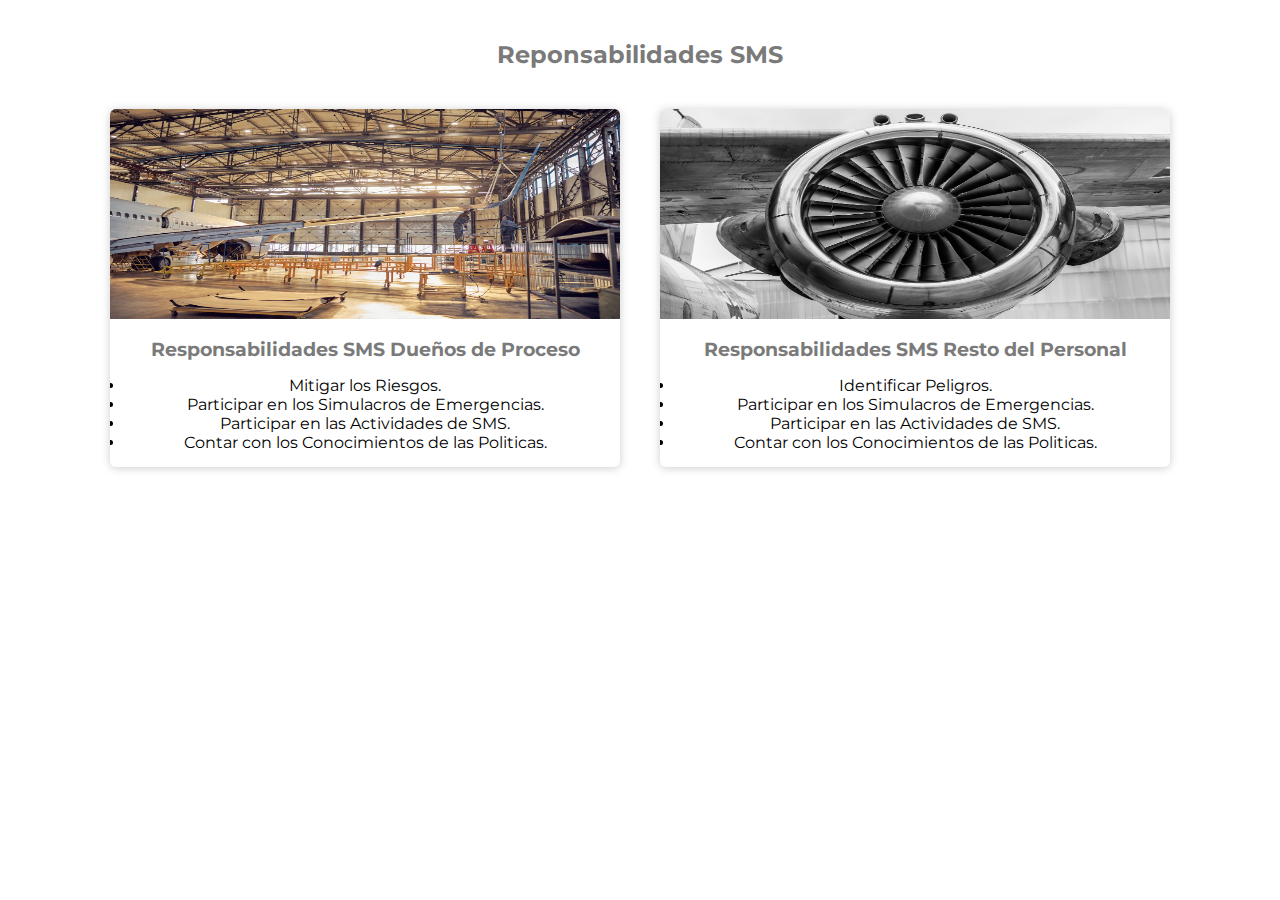
<file: index3.html>
<!doctype html>
<html lang="es">
  <head>
    <meta charset="UTF-8" />
    <meta
      name="viewport"
      content="width=device-width, user-scalable=no, initial-scale=1.0, maximum-scale=1.0, minimum-scale=1.0"
    />
    <title>Cards - Tarjetas con efecto Hover</title>
    <link rel="stylesheet" href="estilos.css" />
  </head>
  <body>
    <!--   Tarjetas-->
    <div class="title-cards">
      <h2>Reponsabilidades SMS</h2>
    </div>
    <div class="container-card">
      <div class="card">
        <figure>
            <img
              src="img3/hangar.avif"
            />
          </figure>
        <div class="contenido-card">
          <h3>Responsabilidades SMS Dueños de Proceso</h3>
          <li>Mitigar los Riesgos.</li>
          <li>Participar en los Simulacros de Emergencias.</li>
          <li>Participar en las Actividades de SMS.</li>
          <li>Contar con los Conocimientos de las Politicas.</li>
        </div>
      </div>
      
      <div class="card">
        <figure>
          <img
            src="img3/aircraft.jpg"
          />
        </figure>
        <div class="contenido-card">
          <h3>Responsabilidades SMS Resto del Personal</h3>
          <li>Identificar Peligros.</li>
          <li>Participar en los Simulacros de Emergencias.</li>
          <li>Participar en las Actividades de SMS.</li>
          <li>Contar con los Conocimientos de las Politicas.</li>
        </div>
      </div>
    </div>
    <!--Fin   Tarjetas-->
  </body>
</html>
</file>
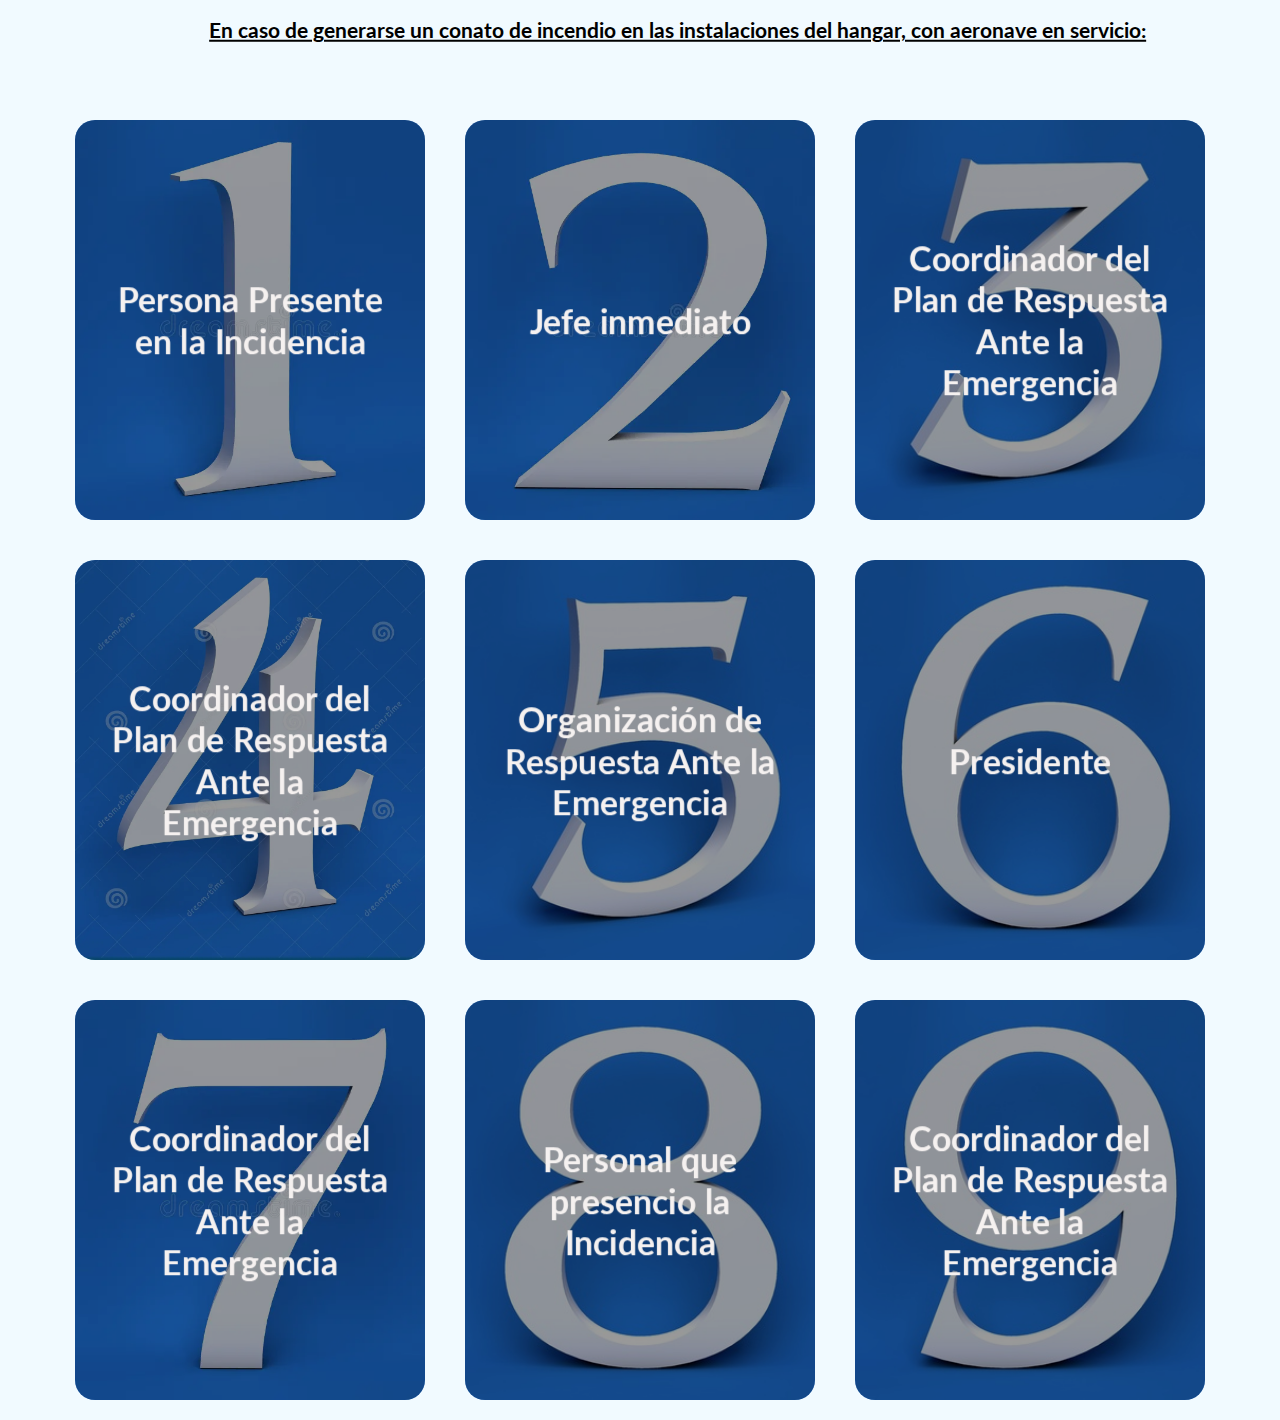
<file: tarjeta1.html>
<!DOCTYPE html>
<html lang="en">
<head>
    <meta charset="UTF-8">
    <meta http-equiv="X-UA-Compatible" content="IE=edge">
    <meta name="viewport" content="width=device-width, initial-scale=1.0">
    <title>Tarjetas de Acción</title>

    <link rel="stylesheet" href="estilos1.css">
</head>
<body>
    <h2 style="text-align: justify;"><U>En caso de generarse un conato de incendio en las instalaciones del hangar, con aeronave en servicio:</U></h2>
    <main>
        <div class="container__card">
            <div class="card__father">
                <div class="card">
                    <div class="card__front" style="background-image: url(images/1.1.webp);">
                        <div class="bg"></div>
                        <div class="body__card_front">
                            <h1>Persona Presente en la Incidencia</h1>
                        </div>
                    </div>
                    <div class="card__back">
                        <div class="body__card_back">
                            <h1><u>Tarjeta de Acción</u></h1>
                            <ol>
                            <li style="text-align: justify;">Presione la alarma de incendio.</li>
                            <li style="text-align: justify;">Notifique a los bomberos aeronáuticos.</li>
                            <li style="text-align: justify;">Notifique a su Jefe inmediato.</li>
                            <li style="text-align: justify;">Maneje el extintor de 150lbs asignado a la aeronave en servicio.</li>
                            <li style="text-align: justify;">Tira del perno de seguridad del mango.</li>
                            <li style="text-align: justify;">Apunta la boca del extintor hacia la base del fuego.</li>
                            <li style="text-align: justify;">Aprieta el mango para descargar el agente (Si sueltas el mango se cerrará la descarga).</li>
                            <li style="text-align: justify;">Barre horizontalmente hasta que el extintor se gaste.</li>
                            <li style="text-align: justify;">Una vez extinguido el fuego, de manera visual verifique si existen heridos y reporta la situación.</li>
                        </ol>
                        </div>
                    </div>
                </div>
            </div>

            <div class="card__father">
                <div class="card">
                    <div class="card__front" style="background-image: url(images/2.webp);">
                        <div class="bg"></div>
                        <div class="body__card_front">
                            <h1>Jefe inmediato</h1>
                        </div>
                    </div>
                    <div class="card__back">
                        <div class="body__card_back">
                            <h1><u>Tarjeta de Acción</u></h1>
                            <ol> 
                            <li><p style="text-align: justify;">Recibe la información.</p></li>
                            <li><p style="text-align: justify;">Se asegurará de notificar al Coordinador del Plan de Respuesta Ante la Emergencia.</p></li>
                        </ol>
                        </div>
                    </div>
                </div>
            </div>

            <div class="card__father">
                <div class="card">
                    <div class="card__front" style="background-image: url(images/3.jpg);">
                        <div class="bg"></div>
                        <div class="body__card_front">
                            <h1>Coordinador del Plan de Respuesta Ante la Emergencia</h1>
                        </div>
                    </div>
                    <div class="card__back">
                        <div class="body__card_back">
                            <h1><u>Tarjeta de Acción</u></h1>
                            <ol>
                            <li><p style="text-align: justify;">Evaluará la situación.</p></li>
                            <li><p style="text-align: justify;">Si el fuego fue controlado y no hubo heridos no activara el Plan de Respuesta Ante la Emergencia.</p></li>
                        </ol>
                        </div>
                    </div>
                </div>
            </div>

            <div class="card__father">
                <div class="card">
                    <div class="card__front" style="background-image: url(images/4.jpg);">
                        <div class="bg"></div>
                        <div class="body__card_front">
                            <h1>Coordinador del Plan de Respuesta Ante la Emergencia</h1>
                        </div>
                    </div>
                    <div class="card__back">
                        <div class="body__card_back">
                            <h1><u>Tarjeta de Acción</u></h1>
                            <ol>
                            <p><li style="text-align: justify;">En caso de heridos leves notificará al Grupo de Asistencia a Víctimas para la coordinación de la atención médica a los trabajadores afectados.</li></p>
                            <p><li style="text-align: justify;">Notificara a la Organización de Respuesta Ante la Emergencia (ORE).</li></p>
                        </ol>
                        </div>
                    </div>
                </div>
            </div>

            <div class="card__father">
                <div class="card">
                    <div class="card__front" style="background-image: url(images/5.jpg);">
                        <div class="bg"></div>
                        <div class="body__card_front">
                            <h1>Organización de Respuesta Ante la Emergencia</h1>
                        </div>
                    </div>
                    <div class="card__back">
                        <div class="body__card_back">
                            <h1><u>Tarjeta de Acción</u></h1>
                            <ol>
                            <p><li style="text-align: justify;">Recibe la información.</li></p>
                            <p><li style="text-align: justify;">Realiza inspección de las instalaciones en acompañamiento de los bomberos aeronáuticos para evaluar la estructura y los daños.</li></p>
                            <p><li style="text-align: justify;">Notifica al presidente sobre los daños y recursos requeridos para continuar con los servicios.</li></p>
                        </ol>
                        </div>
                    </div>
                </div>
            </div>

            <div class="card__father">
                <div class="card">
                    <div class="card__front" style="background-image: url(images/6.jpg);">
                        <div class="bg"></div>
                        <div class="body__card_front">
                            <h1>Presidente</h1>
                        </div>
                    </div>
                    <div class="card__back">
                        <div class="body__card_back">
                            <h1><u>Tarjeta de Acción</u></h1>
                            <ol>
                            <p><li style="text-align: justify;">Recibe la información.</li></p>
                            <p><li style="text-align: justify;">Evaluará la situación.</li></p>
                            <p><li style="text-align: justify;">Autoriza los recursos y el reinicio de las actividades.</li></p>
                        </ol>
                        </div>
                    </div>
                </div>
            </div>

            <div class="card__father">
                <div class="card">
                    <div class="card__front" style="background-image: url(images/7.webp);">
                        <div class="bg"></div>
                        <div class="body__card_front">
                            <h1>Coordinador del Plan de Respuesta Ante la Emergencia</h1>
                        </div>
                    </div>
                    <div class="card__back">
                        <div class="body__card_back">
                            <h1><u>Tarjeta de Acción</u></h1>
                            <ol>
                            <p><li style="text-align: justify;">Solicitará el Reporte Obligatorio de Incidencias a las personas que presenciaron la incidencia.</li></p>
                        </ol>
                        </div>
                    </div>
                </div>
            </div>

            <div class="card__father">
                <div class="card">
                    <div class="card__front" style="background-image: url(images/8.jpg);">
                        <div class="bg"></div>
                        <div class="body__card_front">
                            <h1>Personal que presencio la Incidencia</h1>
                        </div>
                    </div>
                    <div class="card__back">
                        <div class="body__card_back">
                            <h1><u>Tarjeta de Acción</u></h1>
                            <ol>
                            <p><li style="text-align: justify;">Realiza el Reporte Obligatorio de Incidencias a través de las vías establecidas para el reporte de SMS.</li></p>
                        </ol>
                        </div>
                    </div>
                </div>
            </div>
            <div class="card__father">
                <div class="card">
                    <div class="card__front" style="background-image: url(images/9.jpg);">
                        <div class="bg"></div>
                        <div class="body__card_front">
                            <h1>Coordinador del Plan de Respuesta Ante la Emergencia</h1>
                        </div>
                    </div>
                    <div class="card__back">
                        <div class="body__card_back">
                            <h1><u>Tarjeta de Acción</u></h1>
                            <ol>
                            <p><li style="text-align: justify;">Recibe la información y registra en la base de datos de incidencias para la toma de decisión en cuanto a las acciones correctivas de prevención.</li></p>
                        </ol>
                        </div>
                    </div>
                </div>
            </div>

        </div>

    </main>
    
</body>
</html>
</file>
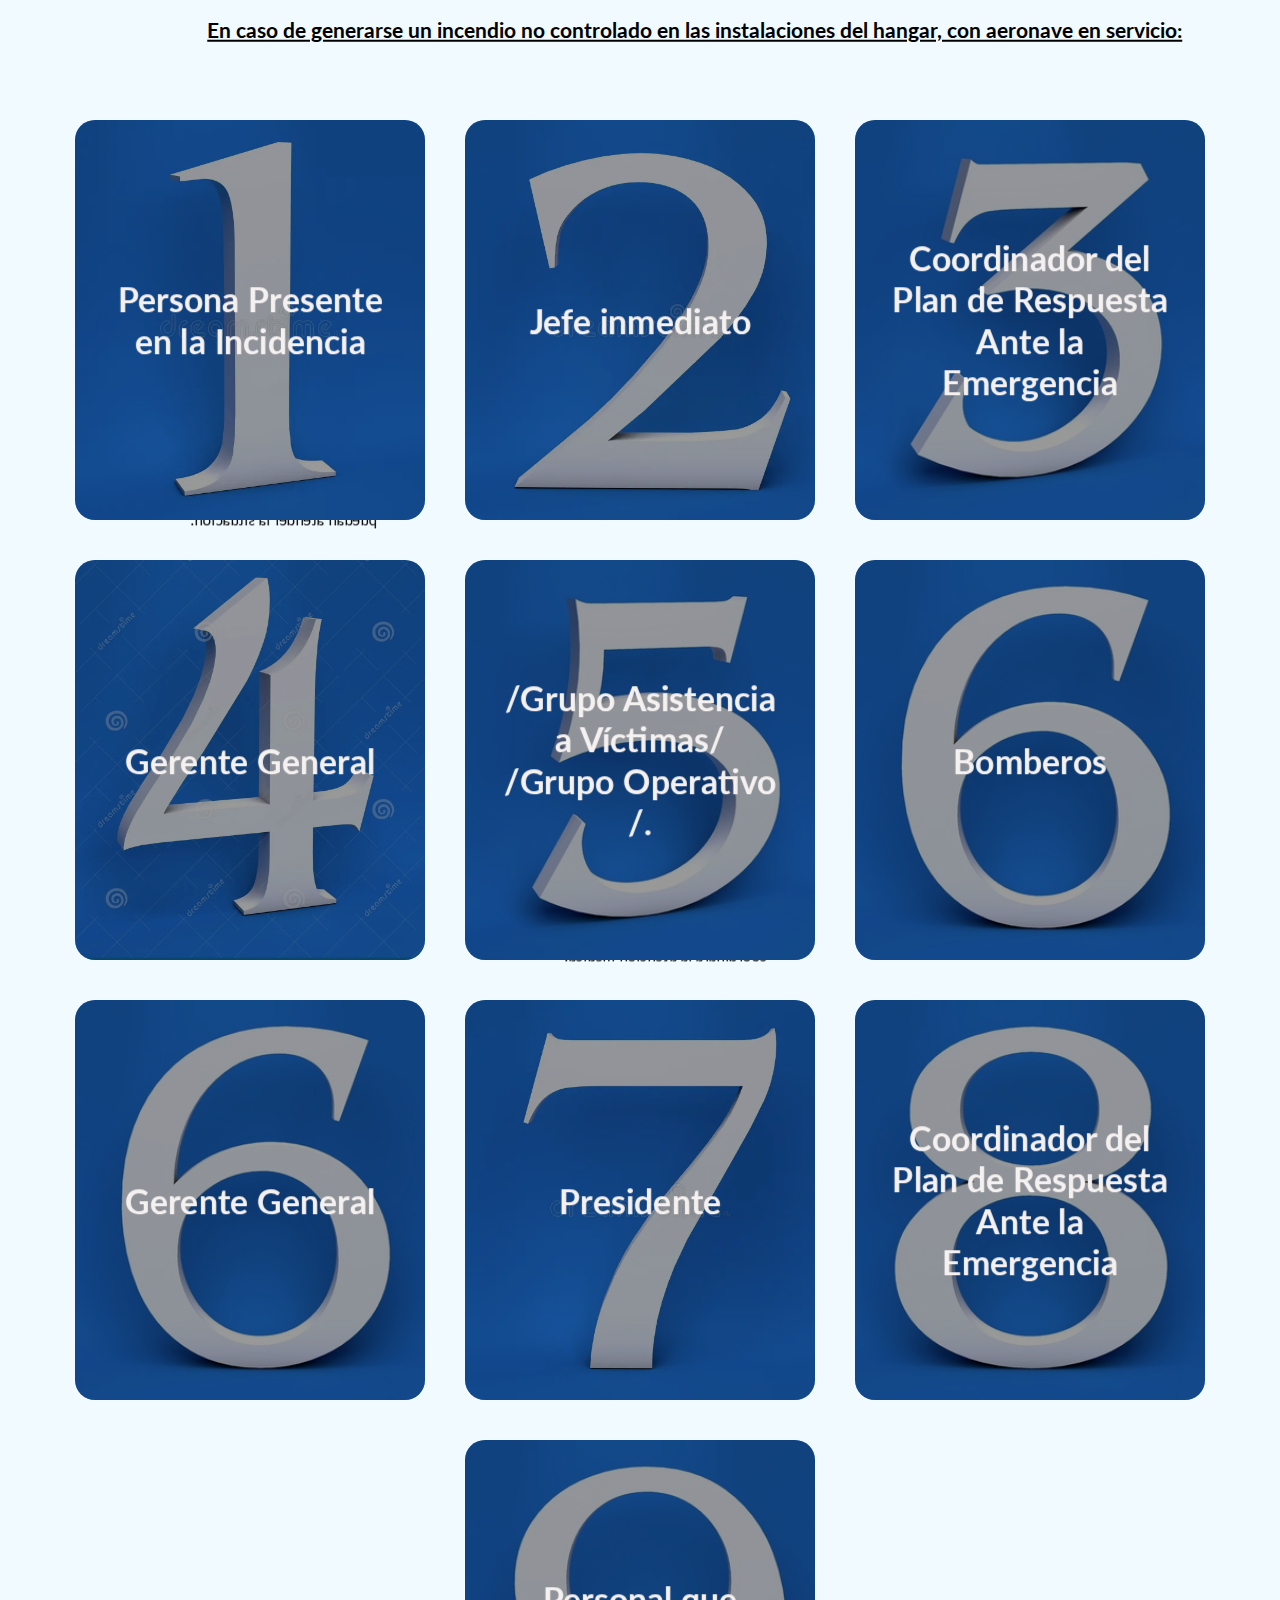
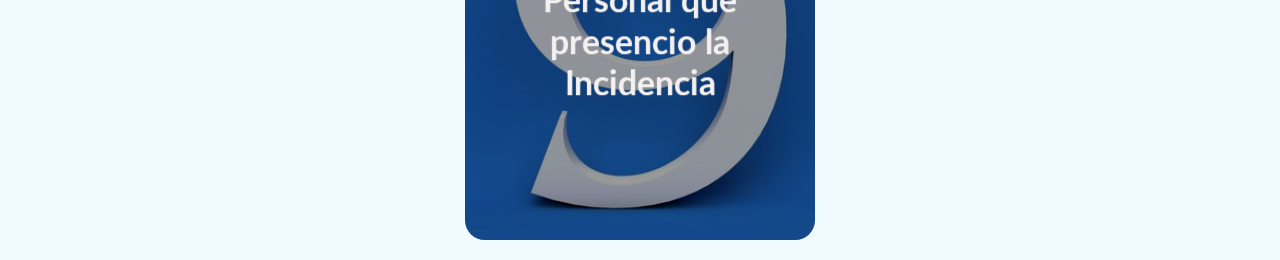
<file: tarjeta2.html>
<!DOCTYPE html>
<html lang="en">
<head>
    <meta charset="UTF-8">
    <meta http-equiv="X-UA-Compatible" content="IE=edge">
    <meta name="viewport" content="width=device-width, initial-scale=1.0">
    <title>Tarjetas de Acción</title>

    <link rel="stylesheet" href="estilos2.css">
</head>
<body>
    <h2 style="text-align: justify;"><U>En caso de generarse un incendio no controlado en las instalaciones del hangar, con aeronave en servicio:</U></h2>
    <main>
        <div class="container__card">
            <div class="card__father">
                <div class="card">
                    <div class="card__front" style="background-image: url(images/1.1.webp);">
                        <div class="bg"></div>
                        <div class="body__card_front">
                            <h1>Persona Presente en la Incidencia</h1>
                        </div>
                    </div>
                    <div class="card__back">
                        <div class="body__card_back">
                            <h1><u>Tarjeta de Acción</u></h1>
                            <ol>
                            <li style="text-align: justify;">Presione la alarma de incendio.</li>
                            <li style="text-align: justify;">Notifique a los bomberos aeronáuticos.</li>
                            <li style="text-align: justify;">Notifique a su Jefe inmediato.</li>
                            <li style="text-align: justify;">Maneje el extintor de 150lbs asignado a la aeronave en servicio.</li>
                            <li style="text-align: justify;">Tira del perno de seguridad del mango.</li>
                            <li style="text-align: justify;">Apunta la boca del extintor hacia la base del fuego.</li>
                            <li style="text-align: justify;">Aprieta el mango para descargar el agente (Si sueltas el mango se cerrará la descarga).</li>
                            <li style="text-align: justify;">Barre horizontalmente hasta que el extintor se gaste.</li>
                            <li style="text-align: justify;">Si el fuego no puede ser controlado retírese del lugar, ubique una zona segura, hasta que los bomberos puedan atender la situación.</li>
                        </ol>
                        </div>
                    </div>
                </div>
            </div>

            <div class="card__father">
                <div class="card">
                    <div class="card__front" style="background-image: url(images/2.webp);">
                        <div class="bg"></div>
                        <div class="body__card_front">
                            <h1>Jefe inmediato</h1>
                        </div>
                    </div>
                    <div class="card__back">
                        <div class="body__card_back">
                            <h1><u>Tarjeta de Acción</u></h1>
                            <ol> 
                            <li><p style="text-align: justify;">Recibe la información.</p></li>
                            <li><p style="text-align: justify;">Se asegurará de notificar al Coordinador del Plan de Respuesta Ante la Emergencia.</p></li>
                        </ol>
                        </div>
                    </div>
                </div>
            </div>

            <div class="card__father">
                <div class="card">
                    <div class="card__front" style="background-image: url(images/3.jpg);">
                        <div class="bg"></div>
                        <div class="body__card_front">
                            <h1>Coordinador del Plan de Respuesta Ante la Emergencia</h1>
                        </div>
                    </div>
                    <div class="card__back">
                        <div class="body__card_back">
                            <h1><u>Tarjeta de Acción</u></h1>
                            <ol>
                            <li><p style="text-align: justify;">Si el fuego no fue controlado activara el Plan de Respuesta Ante la Emergencia.</p></li>
                            <li><p style="text-align: justify;">Notificará al Gerente General.</p></li>
                        </ol>
                        </div>
                    </div>
                </div>
            </div>

            <div class="card__father">
                <div class="card">
                    <div class="card__front" style="background-image: url(images/4.jpg);">
                        <div class="bg"></div>
                        <div class="body__card_front">
                            <h1>Gerente General</h1>
                        </div>
                    </div>
                    <div class="card__back">
                        <div class="body__card_back">
                            <h1><u>Tarjeta de Acción</u></h1>
                            <ol>
                            <p><li style="text-align: justify;">Recibe la información</li></p>
                            <p><li style="text-align: justify;">Notifica al Grupo de Asistencia a Víctimas y al Grupo Operativo para iniciar el proceso de desalojo de las instalaciones.</li></p>
                        </ol>
                        </div>
                    </div>
                </div>
            </div>

            <div class="card__father">
                <div class="card">
                    <div class="card__front" style="background-image: url(images/5.jpg);">
                        <div class="bg"></div>
                        <div class="body__card_front">
                            <h1>/Grupo Asistencia a Víctimas/ /Grupo Operativo /.</h1>
                        </div>
                    </div>
                    <div class="card__back">
                        <div class="body__card_back">
                            <h1><u>Tarjeta de Acción</u></h1>
                            <ol>
                            <p><li style="text-align: justify;">El líder del Grupo de asistencia a víctimas va a dirigir el desalojo del personal a través de la ruta más segura.</li></p>
                            <p><li style="text-align: justify;">Los brigadistas guiarán a las personas con el apoyo del Grupo Operativo a través de la ruta trazada, asegurándose de que ningún trabajador se separe del grupo.</li></p>
                            <p><li style="text-align: justify;">El líder del Grupo de asistencia a víctimas se ubicará en la zona final, donde recibirá a los trabajadores y coordinará la atención médica.</li></p>
                        </ol>
                        </div>
                    </div>
                </div>
            </div>

            <div class="card__father">
                <div class="card">
                    <div class="card__front" style="background-image: url(images/6.jpg);">
                        <div class="bg"></div>
                        <div class="body__card_front">
                            <h1>Bomberos</h1>
                        </div>
                    </div>
                    <div class="card__back">
                        <div class="body__card_back">
                            <h1><u>Tarjeta de Acción</u></h1>
                            <ol>
                            <p><li style="text-align: justify;">Aplican el procedimiento de extinción de incendio.</li></p>
                            <p><li style="text-align: justify;">Luego de tener el control del lugar, proceden a ubicar al gerente general para realizar las inspecciones del área afectada.</li></p>
                        </ol>
                        </div>
                    </div>
                </div>
            </div>

            <div class="card__father">
                <div class="card">
                    <div class="card__front" style="background-image: url(images/6.jpg);">
                        <div class="bg"></div>
                        <div class="body__card_front">
                            <h1>Gerente General</h1>
                        </div>
                    </div>
                    <div class="card__back">
                        <div class="body__card_back">
                            <h1><u>Tarjeta de Acción</u></h1>
                            <ol>
                            <p><li style="text-align: justify;">Comunicará al presidente sobre el desarrollo de la emergencia, los daños y las causas que origino el incidente.</li></p>
                        </ol>
                        </div>
                    </div>
                </div>
            </div>

            <div class="card__father">
                <div class="card">
                    <div class="card__front" style="background-image: url(images/7.webp);">
                        <div class="bg"></div>
                        <div class="body__card_front">
                            <h1>Presidente</h1>
                        </div>
                    </div>
                    <div class="card__back">
                        <div class="body__card_back">
                            <h1><u>Tarjeta de Acción</u></h1>
                            <ol>
                            <p><li style="text-align: justify;">Recibe la información.</li></p>
                            <p><li style="text-align: justify;">Evaluará la situación.</li></p>
                            <p><li style="text-align: justify;">Convocará una reunión con el grupo de la organización de respuesta ante la emergencia.</li></p>
                            <p><li style="text-align: justify;">Autoriza los recursos necesarios y el inicio de las actividades.</li></p>
                        </ol>
                        </div>
                    </div>
                </div>
            </div>

            <div class="card__father">
                <div class="card">
                    <div class="card__front" style="background-image: url(images/8.jpg);">
                        <div class="bg"></div>
                        <div class="body__card_front">
                            <h1>Coordinador del Plan de Respuesta Ante la Emergencia</h1>
                        </div>
                    </div>
                    <div class="card__back">
                        <div class="body__card_back">
                            <h1><u>Tarjeta de Acción</u></h1>
                            <ol>
                            <p><li style="text-align: justify;">Solicitará el Reporte Obligatorio de Incidencias a las personas que presenciaron la incidencia.</li></p>
                        </ol>
                        </div>
                    </div>
                </div>
            </div>
            <div class="card__father">
                <div class="card">
                    <div class="card__front" style="background-image: url(images/9.jpg);">
                        <div class="bg"></div>
                        <div class="body__card_front">
                            <h1>Personal que presencio la Incidencia</h1>
                        </div>
                    </div>
                    <div class="card__back">
                        <div class="body__card_back">
                            <h1><u>Tarjeta de Acción</u></h1>
                            <ol>
                            <p><li style="text-align: justify;">Realiza el Reporte Obligatorio de Incidencias a través de las vías establecidas para el reporte de SMS.</li></p>
                        </ol>
                        </div>
                    </div>
                </div>
            </div>

        </div>

    </main>
    
</body>
</html>
</file>
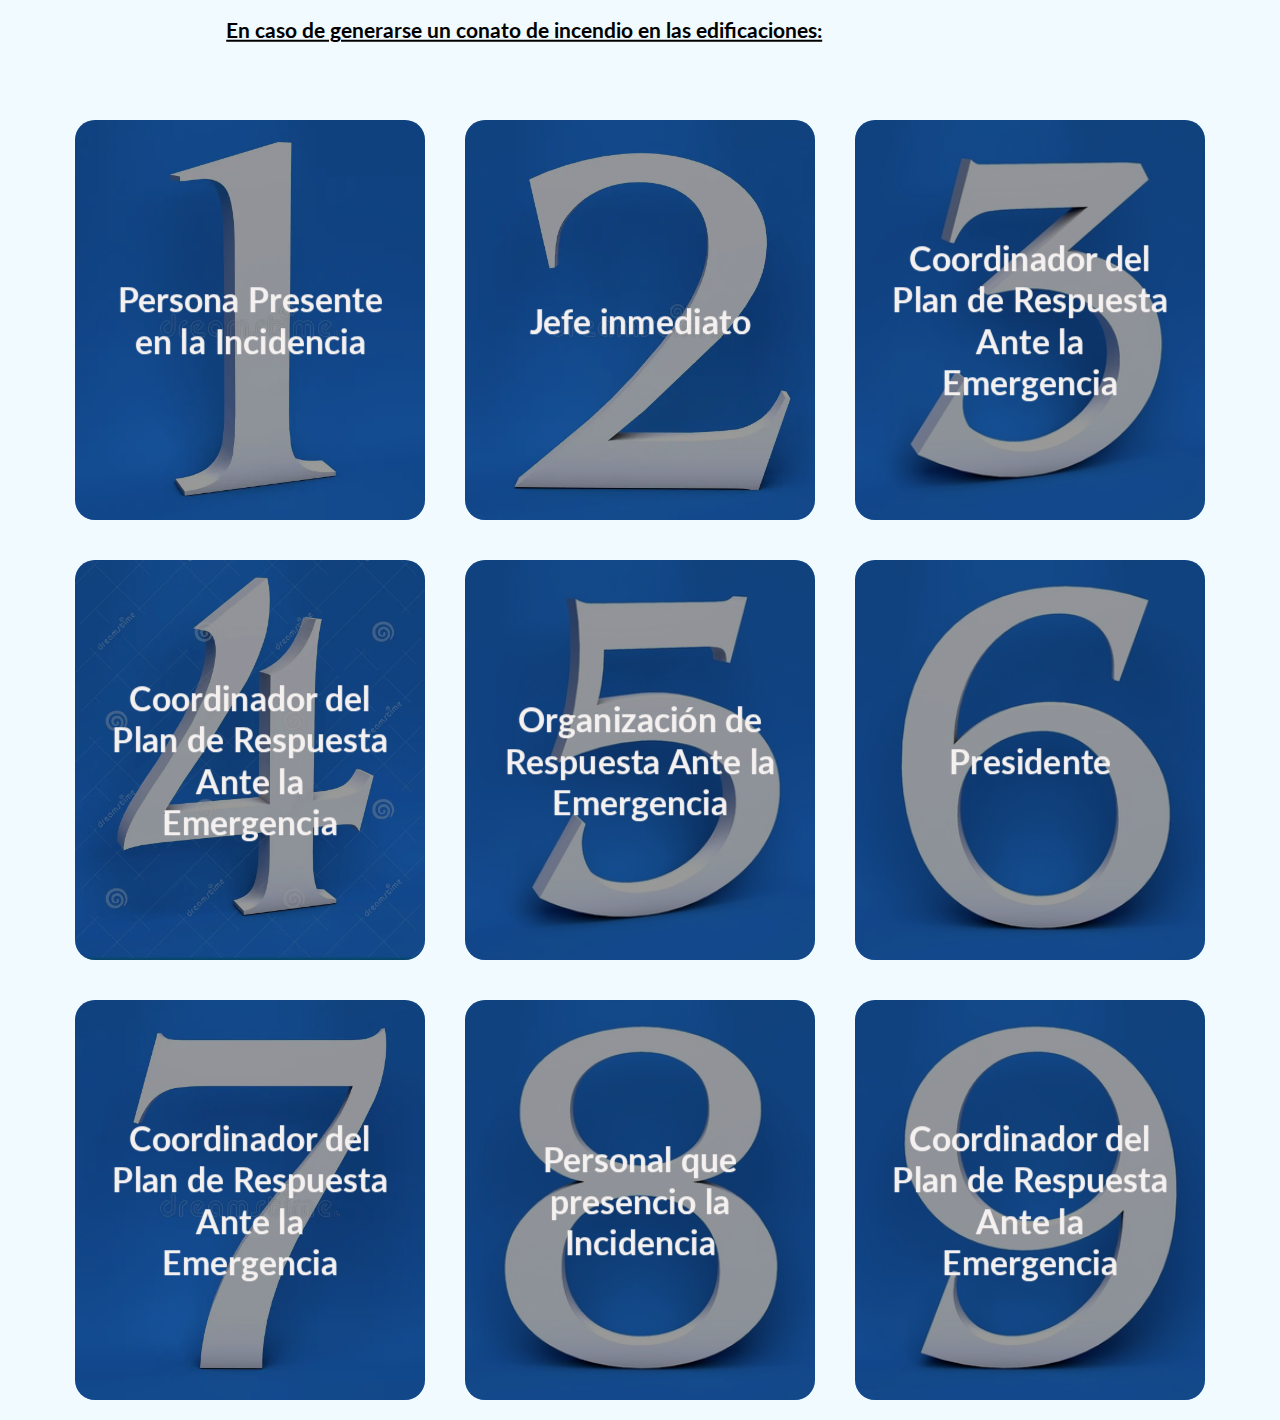
<file: tarjeta3.html>
<!DOCTYPE html>
<html lang="en">
<head>
    <meta charset="UTF-8">
    <meta http-equiv="X-UA-Compatible" content="IE=edge">
    <meta name="viewport" content="width=device-width, initial-scale=1.0">
    <title>Tarjetas de Acción</title>

    <link rel="stylesheet" href="estilos3.css">
</head>
<body>
    <h2 style="text-align: justify;"><U>En caso de generarse un conato de incendio en las edificaciones:</U></h2>
    <main>
        <div class="container__card">
            <div class="card__father">
                <div class="card">
                    <div class="card__front" style="background-image: url(images/1.1.webp);">
                        <div class="bg"></div>
                        <div class="body__card_front">
                            <h1>Persona Presente en la Incidencia</h1>
                        </div>
                    </div>
                    <div class="card__back">
                        <div class="body__card_back">
                            <h1><u>Tarjeta de Acción</u></h1>
                            <ol>
                            <li style="text-align: justify;">Presione la alarma de incendio.</li>
                            <li style="text-align: justify;">Notifique a los bomberos aeronáuticos.</li>
                            <li style="text-align: justify;">Notifique a su Jefe inmediato.</li>
                            <li style="text-align: justify;">Tome el extintor de pared más cercano.</li>
                            <li style="text-align: justify;">Retire el pasador de seguridad.</li>
                            <li style="text-align: justify;">Apunta la boca del extintor hacia la base del fuego.</li>
                            <li style="text-align: justify;">Aprieta la palanca y haga un barrido horizontalmente hasta que el fuego se extinga.</li>
                        </ol>
                        </div>
                    </div>
                </div>
            </div>

            <div class="card__father">
                <div class="card">
                    <div class="card__front" style="background-image: url(images/2.webp);">
                        <div class="bg"></div>
                        <div class="body__card_front">
                            <h1>Jefe inmediato</h1>
                        </div>
                    </div>
                    <div class="card__back">
                        <div class="body__card_back">
                            <h1><u>Tarjeta de Acción</u></h1>
                            <ol> 
                            <li><p style="text-align: justify;">Recibe la información.</p></li>
                            <li><p style="text-align: justify;">Se asegurará de notificar al Coordinador del Plan de Respuesta Ante la Emergencia.</p></li>
                        </ol>
                        </div>
                    </div>
                </div>
            </div>

            <div class="card__father">
                <div class="card">
                    <div class="card__front" style="background-image: url(images/3.jpg);">
                        <div class="bg"></div>
                        <div class="body__card_front">
                            <h1>Coordinador del Plan de Respuesta Ante la Emergencia</h1>
                        </div>
                    </div>
                    <div class="card__back">
                        <div class="body__card_back">
                            <h1><u>Tarjeta de Acción</u></h1>
                            <ol>
                            <li><p style="text-align: justify;">Evaluará la situación.</p></li>
                            <li><p style="text-align: justify;">Si el fuego fue controlado y no hubo heridos no activara el Plan de Respuesta Ante la Emergencia.</p></li>
                        </ol>
                        </div>
                    </div>
                </div>
            </div>

            <div class="card__father">
                <div class="card">
                    <div class="card__front" style="background-image: url(images/4.jpg);">
                        <div class="bg"></div>
                        <div class="body__card_front">
                            <h1>Coordinador del Plan de Respuesta Ante la Emergencia</h1>
                        </div>
                    </div>
                    <div class="card__back">
                        <div class="body__card_back">
                            <h1><u>Tarjeta de Acción</u></h1>
                            <ol>
                            <p><li style="text-align: justify;">En caso de heridos leves notificará al Grupo de Asistencia a Víctimas para la coordinación de la atención médica a los trabajadores afectados.</li></p>
                            <p><li style="text-align: justify;">Notificara a la Organización de Respuesta Ante la Emergencia (ORE).</li></p>
                        </ol>
                        </div>
                    </div>
                </div>
            </div>

            <div class="card__father">
                <div class="card">
                    <div class="card__front" style="background-image: url(images/5.jpg);">
                        <div class="bg"></div>
                        <div class="body__card_front">
                            <h1>Organización de Respuesta Ante la Emergencia</h1>
                        </div>
                    </div>
                    <div class="card__back">
                        <div class="body__card_back">
                            <h1><u>Tarjeta de Acción</u></h1>
                            <ol>
                            <p><li style="text-align: justify;">Recibe la información.</li></p>
                            <p><li style="text-align: justify;">Realiza inspección a las edificaciones en acompañamiento de los bomberos aeronáuticos para evaluar la estructura y daños.</li></p>
                            <p><li style="text-align: justify;">Notifica al presidente sobre los daños y recursos requeridos para reiniciar las actividades en el lugar.</li></p>
                        </ol>
                        </div>
                    </div>
                </div>
            </div>

            <div class="card__father">
                <div class="card">
                    <div class="card__front" style="background-image: url(images/6.jpg);">
                        <div class="bg"></div>
                        <div class="body__card_front">
                            <h1>Presidente</h1>
                        </div>
                    </div>
                    <div class="card__back">
                        <div class="body__card_back">
                            <h1><u>Tarjeta de Acción</u></h1>
                            <ol>
                            <p><li style="text-align: justify;">Recibe la información.</li></p>
                            <p><li style="text-align: justify;">Evaluará la situación.</li></p>
                            <p><li style="text-align: justify;">Autoriza los recursos y el reinicio de las actividades.</li></p>
                        </ol>
                        </div>
                    </div>
                </div>
            </div>

            <div class="card__father">
                <div class="card">
                    <div class="card__front" style="background-image: url(images/7.webp);">
                        <div class="bg"></div>
                        <div class="body__card_front">
                            <h1>Coordinador del Plan de Respuesta Ante la Emergencia</h1>
                        </div>
                    </div>
                    <div class="card__back">
                        <div class="body__card_back">
                            <h1><u>Tarjeta de Acción</u></h1>
                            <ol>
                            <p><li style="text-align: justify;">Solicitará el Reporte Obligatorio de Incidencias a las personas que presenciaron la incidencia.</li></p>
                        </ol>
                        </div>
                    </div>
                </div>
            </div>

            <div class="card__father">
                <div class="card">
                    <div class="card__front" style="background-image: url(images/8.jpg);">
                        <div class="bg"></div>
                        <div class="body__card_front">
                            <h1>Personal que presencio la Incidencia</h1>
                        </div>
                    </div>
                    <div class="card__back">
                        <div class="body__card_back">
                            <h1><u>Tarjeta de Acción</u></h1>
                            <ol>
                            <p><li style="text-align: justify;">Realiza el Reporte Obligatorio de Incidencias a través de las vías establecidas para el reporte de SMS.</li></p>
                        </ol>
                        </div>
                    </div>
                </div>
            </div>
            <div class="card__father">
                <div class="card">
                    <div class="card__front" style="background-image: url(images/9.jpg);">
                        <div class="bg"></div>
                        <div class="body__card_front">
                            <h1>Coordinador del Plan de Respuesta Ante la Emergencia</h1>
                        </div>
                    </div>
                    <div class="card__back">
                        <div class="body__card_back">
                            <h1><u>Tarjeta de Acción</u></h1>
                            <ol>
                            <p><li style="text-align: justify;">Recibe la información y registra en la base de datos de incidencias para la toma de decisión en cuanto a las acciones correctivas de prevención.</li></p>
                        </ol>
                        </div>
                    </div>
                </div>
            </div>

        </div>

    </main>
    
</body>
</html>
</file>
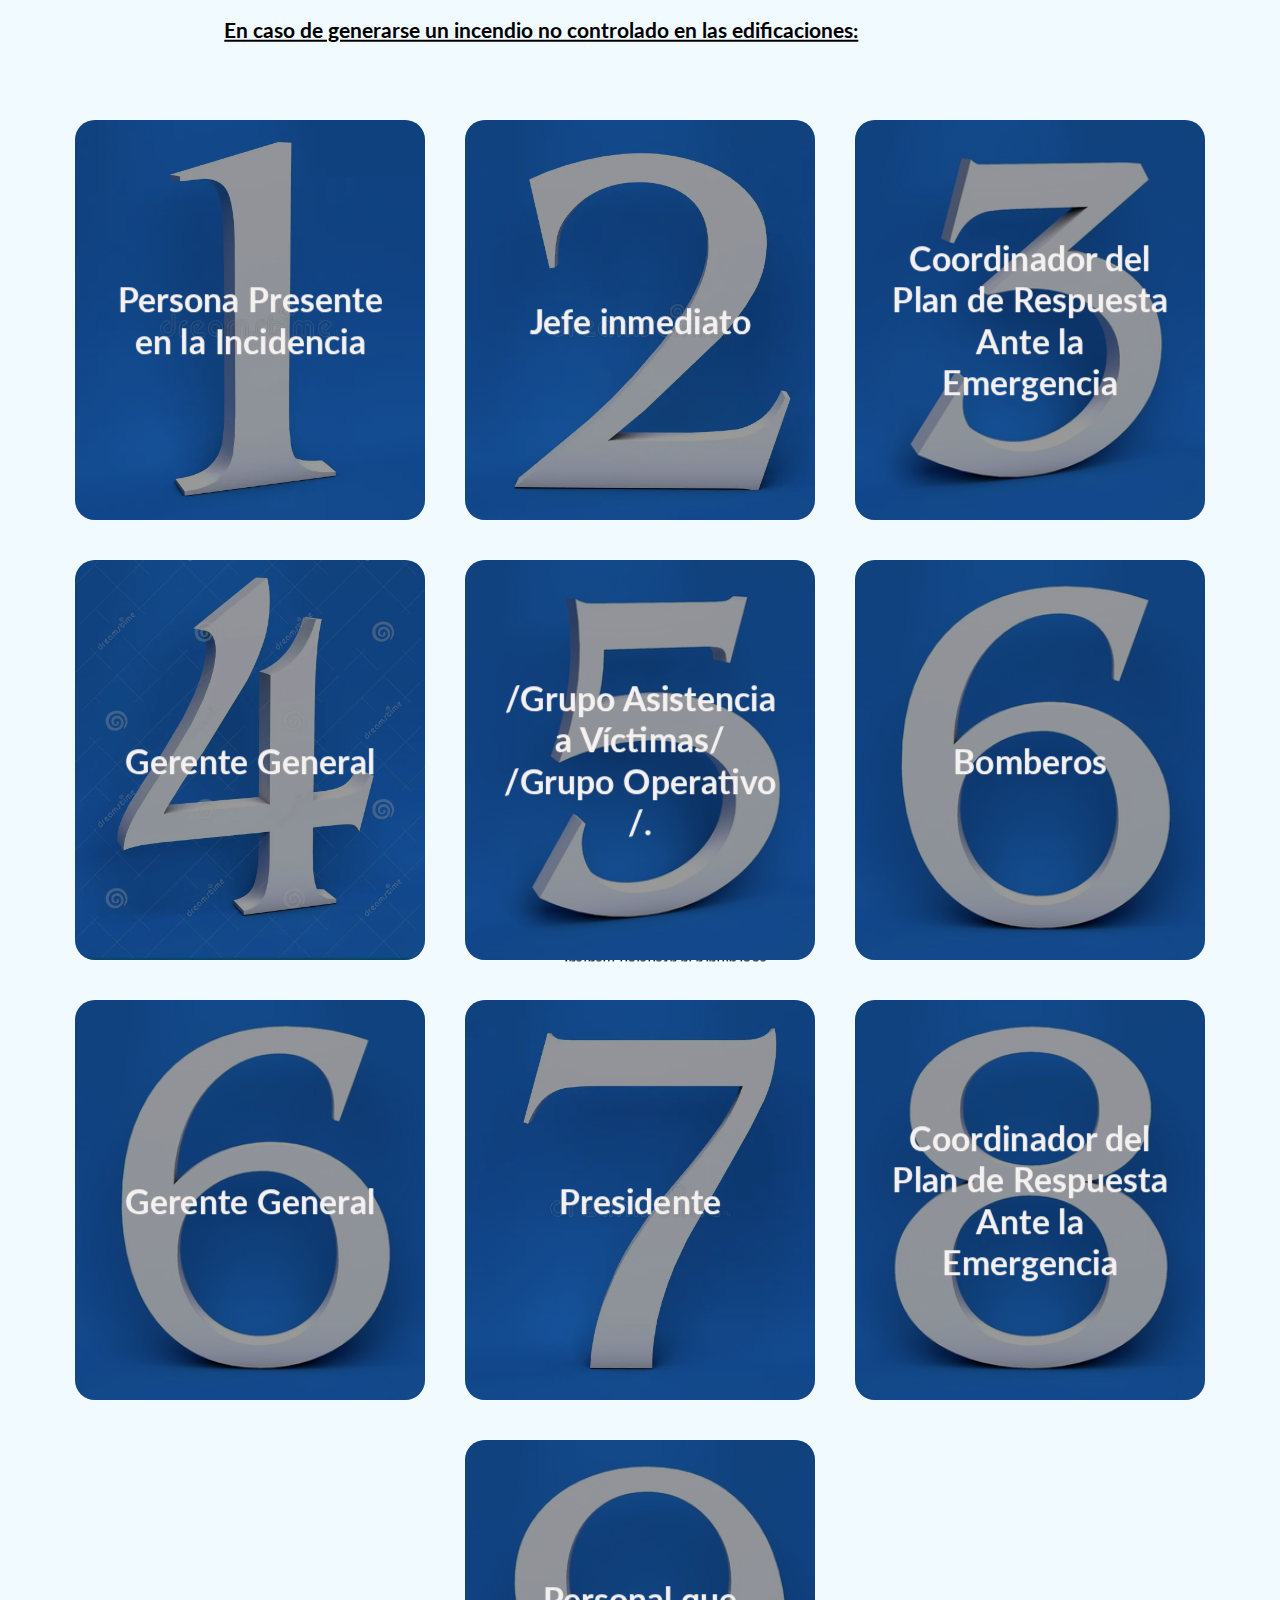
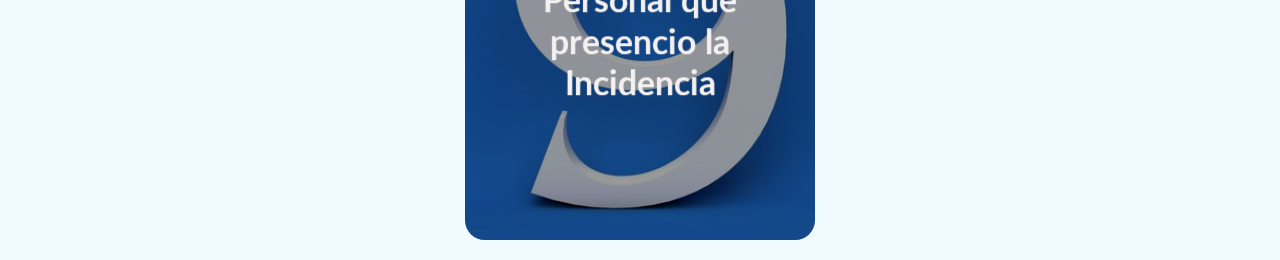
<file: tarjeta4.html>
<!DOCTYPE html>
<html lang="en">
<head>
    <meta charset="UTF-8">
    <meta http-equiv="X-UA-Compatible" content="IE=edge">
    <meta name="viewport" content="width=device-width, initial-scale=1.0">
    <title>Tarjetas de Acción</title>

    <link rel="stylesheet" href="estilos4.css">
</head>
<body>
    <h2 style="text-align: justify;"><U>En caso de generarse un incendio no controlado en las edificaciones:</U></h2>
    <main>
        <div class="container__card">
            <div class="card__father">
                <div class="card">
                    <div class="card__front" style="background-image: url(images/1.1.webp);">
                        <div class="bg"></div>
                        <div class="body__card_front">
                            <h1>Persona Presente en la Incidencia</h1>
                        </div>
                    </div>
                    <div class="card__back">
                        <div class="body__card_back">
                            <h1><u>Tarjeta de Acción</u></h1>
                            <ol>
                            <li style="text-align: justify;">Presione la alarma de incendio.</li>
                            <li style="text-align: justify;">Notifique a los bomberos aeronáuticos.</li>
                            <li style="text-align: justify;">Notifique a su Jefe inmediato.</li>
                            <li style="text-align: justify;">Tome el extintor más cercano y retire el pasador de seguridad.</li>
                            <li style="text-align: justify;">Apunta la boca del extintor hacia la base del fuego.</li>
                            <li style="text-align: justify;">Aprieta la palanca y haga un barrido horizontalmente hasta que se agote.</li>
                            <li style="text-align: justify;">Si el fuego no puede ser controlado retírese del lugar, ubique una zona segura, hasta que los bomberos puedan atender la situación.</li>
                        </ol>
                        </div>
                    </div>
                </div>
            </div>

            <div class="card__father">
                <div class="card">
                    <div class="card__front" style="background-image: url(images/2.webp);">
                        <div class="bg"></div>
                        <div class="body__card_front">
                            <h1>Jefe inmediato</h1>
                        </div>
                    </div>
                    <div class="card__back">
                        <div class="body__card_back">
                            <h1><u>Tarjeta de Acción</u></h1>
                            <ol> 
                            <li><p style="text-align: justify;">Recibe la información.</p></li>
                            <li><p style="text-align: justify;">Se asegurará de notificar al Coordinador del Plan de Respuesta Ante la Emergencia.</p></li>
                        </ol>
                        </div>
                    </div>
                </div>
            </div>

            <div class="card__father">
                <div class="card">
                    <div class="card__front" style="background-image: url(images/3.jpg);">
                        <div class="bg"></div>
                        <div class="body__card_front">
                            <h1>Coordinador del Plan de Respuesta Ante la Emergencia</h1>
                        </div>
                    </div>
                    <div class="card__back">
                        <div class="body__card_back">
                            <h1><u>Tarjeta de Acción</u></h1>
                            <ol>
                            <li><p style="text-align: justify;">Si el fuego no fue controlado activara el Plan de Respuesta Ante la Emergencia.</p></li>
                            <li><p style="text-align: justify;">Notificará al Gerente General.</p></li>
                        </ol>
                        </div>
                    </div>
                </div>
            </div>

            <div class="card__father">
                <div class="card">
                    <div class="card__front" style="background-image: url(images/4.jpg);">
                        <div class="bg"></div>
                        <div class="body__card_front">
                            <h1>Gerente General</h1>
                        </div>
                    </div>
                    <div class="card__back">
                        <div class="body__card_back">
                            <h1><u>Tarjeta de Acción</u></h1>
                            <ol>
                            <p><li style="text-align: justify;">Recibe la información</li></p>
                            <p><li style="text-align: justify;">Notifica al Grupo de Asistencia a Víctimas y al Grupo Operativo para iniciar el proceso de desalojo de las instalaciones.</li></p>
                        </ol>
                        </div>
                    </div>
                </div>
            </div>

            <div class="card__father">
                <div class="card">
                    <div class="card__front" style="background-image: url(images/5.jpg);">
                        <div class="bg"></div>
                        <div class="body__card_front">
                            <h1>/Grupo Asistencia a Víctimas/ /Grupo Operativo /.</h1>
                        </div>
                    </div>
                    <div class="card__back">
                        <div class="body__card_back">
                            <h1><u>Tarjeta de Acción</u></h1>
                            <ol>
                            <p><li style="text-align: justify;">El líder del Grupo de asistencia a víctimas va a dirigir el desalojo del personal a través de la ruta más segura.</li></p>
                            <p><li style="text-align: justify;">Los brigadistas guiarán a las personas con el apoyo del Grupo Operativo a través de la ruta trazada, asegurándose de que ningún trabajador se separe del grupo.</li></p>
                            <p><li style="text-align: justify;">El líder del Grupo de asistencia a víctimas se ubicará en la zona final, donde recibirá a los trabajadores y coordinará la atención médica.</li></p>
                        </ol>
                        </div>
                    </div>
                </div>
            </div>

            <div class="card__father">
                <div class="card">
                    <div class="card__front" style="background-image: url(images/6.jpg);">
                        <div class="bg"></div>
                        <div class="body__card_front">
                            <h1>Bomberos</h1>
                        </div>
                    </div>
                    <div class="card__back">
                        <div class="body__card_back">
                            <h1><u>Tarjeta de Acción</u></h1>
                            <ol>
                            <p><li style="text-align: justify;">Aplican el procedimiento de extinción de incendio.</li></p>
                            <p><li style="text-align: justify;">Luego de tener el control del lugar, proceden a ubicar al gerente general para realizar las inspecciones del área afectada.</li></p>
                        </ol>
                        </div>
                    </div>
                </div>
            </div>

            <div class="card__father">
                <div class="card">
                    <div class="card__front" style="background-image: url(images/6.jpg);">
                        <div class="bg"></div>
                        <div class="body__card_front">
                            <h1>Gerente General</h1>
                        </div>
                    </div>
                    <div class="card__back">
                        <div class="body__card_back">
                            <h1><u>Tarjeta de Acción</u></h1>
                            <ol>
                            <p><li style="text-align: justify;">Comunicará al presidente sobre el desarrollo de la emergencia, los daños y las causas que originó el incidente.</li></p>
                        </ol>
                        </div>
                    </div>
                </div>
            </div>

            <div class="card__father">
                <div class="card">
                    <div class="card__front" style="background-image: url(images/7.webp);">
                        <div class="bg"></div>
                        <div class="body__card_front">
                            <h1>Presidente</h1>
                        </div>
                    </div>
                    <div class="card__back">
                        <div class="body__card_back">
                            <h1><u>Tarjeta de Acción</u></h1>
                            <ol>
                            <p><li style="text-align: justify;">Recibe la información.</li></p>
                            <p><li style="text-align: justify;">Evaluará la situación.</li></p>
                            <p><li style="text-align: justify;">Convocará una reunión con el grupo de la organización de respuesta ante la emergencia.</li></p>
                            <p><li style="text-align: justify;">Autoriza los recursos necesarios y el reinicio de las actividades en el lugar.</li></p>
                        </ol>
                        </div>
                    </div>
                </div>
            </div>

            <div class="card__father">
                <div class="card">
                    <div class="card__front" style="background-image: url(images/8.jpg);">
                        <div class="bg"></div>
                        <div class="body__card_front">
                            <h1>Coordinador del Plan de Respuesta Ante la Emergencia</h1>
                        </div>
                    </div>
                    <div class="card__back">
                        <div class="body__card_back">
                            <h1><u>Tarjeta de Acción</u></h1>
                            <ol>
                            <p><li style="text-align: justify;">Solicitará el Reporte Obligatorio de Incidencias a las personas que presenciaron la incidencia.</li></p>
                        </ol>
                        </div>
                    </div>
                </div>
            </div>
            <div class="card__father">
                <div class="card">
                    <div class="card__front" style="background-image: url(images/9.jpg);">
                        <div class="bg"></div>
                        <div class="body__card_front">
                            <h1>Personal que presencio la Incidencia</h1>
                        </div>
                    </div>
                    <div class="card__back">
                        <div class="body__card_back">
                            <h1><u>Tarjeta de Acción</u></h1>
                            <ol>
                            <p><li style="text-align: justify;">Realiza el Reporte Obligatorio de Incidencias a través de las vías establecidas para el reporte de SMS.</li></p>
                        </ol>
                        </div>
                    </div>
                </div>
            </div>

        </div>

    </main>
    
</body>
</html>
</file>
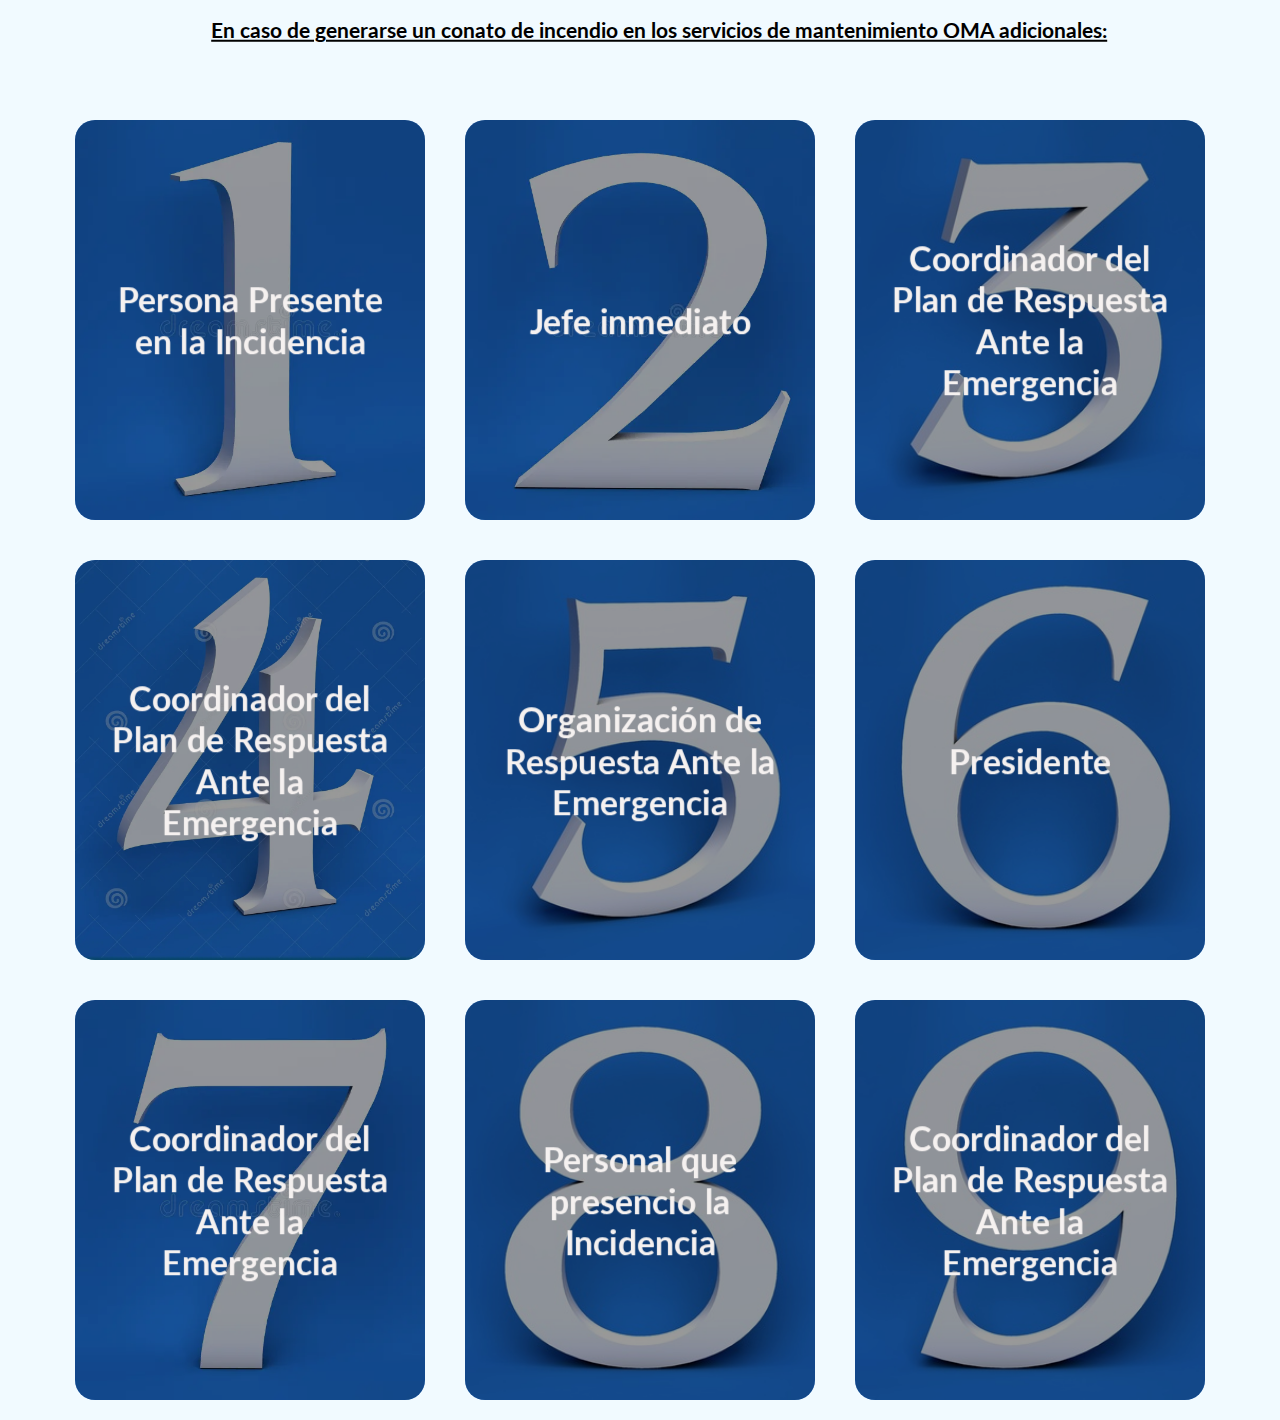
<file: tarjeta5.html>
<!DOCTYPE html>
<html lang="en">
<head>
    <meta charset="UTF-8">
    <meta http-equiv="X-UA-Compatible" content="IE=edge">
    <meta name="viewport" content="width=device-width, initial-scale=1.0">
    <title>Tarjetas de Acción</title>

    <link rel="stylesheet" href="estilos5.css">
</head>
<body>
    <h2 style="text-align: justify;"><U>En caso de generarse un conato de incendio en los servicios de mantenimiento OMA adicionales:</U></h2>
    <main>
        <div class="container__card">
            <div class="card__father">
                <div class="card">
                    <div class="card__front" style="background-image: url(images/1.1.webp);">
                        <div class="bg"></div>
                        <div class="body__card_front">
                            <h1>Persona Presente en la Incidencia</h1>
                        </div>
                    </div>
                    <div class="card__back">
                        <div class="body__card_back">
                            <h1><u>Tarjeta de Acción</u></h1>
                            <ol>
                            <li style="text-align: justify;">Notifique a los bomberos aeronáuticos.</li>
                            <li style="text-align: justify;">Notifique a su Jefe inmediato.</li>
                            <li style="text-align: justify;">Maneje el extintor de 150lbs asignado a la aeronave en servicio.</li>
                            <li style="text-align: justify;">Tira del perno de seguridad del mango.</li>
                            <li style="text-align: justify;">Apunta la boca del extintor hacia la base del fuego.</li>
                            <li style="text-align: justify;">Aprieta el mango para descargar el agente (Si sueltas el mango se cerrará la descarga).</li>
                            <li style="text-align: justify;">Barre horizontalmente hasta que el extintor se gaste.</li>
                            <li style="text-align: justify;">Una vez Controlado el fuego, de manera visual verifique si existen heridos y reporta la situación.</li>
                        </ol>
                        </div>
                    </div>
                </div>
            </div>

            <div class="card__father">
                <div class="card">
                    <div class="card__front" style="background-image: url(images/2.webp);">
                        <div class="bg"></div>
                        <div class="body__card_front">
                            <h1>Jefe inmediato</h1>
                        </div>
                    </div>
                    <div class="card__back">
                        <div class="body__card_back">
                            <h1><u>Tarjeta de Acción</u></h1>
                            <ol> 
                            <li><p style="text-align: justify;">Recibe la información.</p></li>
                            <li><p style="text-align: justify;">Se asegurará de notificar al Coordinador del Plan de Respuesta Ante la Emergencia.</p></li>
                        </ol>
                        </div>
                    </div>
                </div>
            </div>

            <div class="card__father">
                <div class="card">
                    <div class="card__front" style="background-image: url(images/3.jpg);">
                        <div class="bg"></div>
                        <div class="body__card_front">
                            <h1>Coordinador del Plan de Respuesta Ante la Emergencia</h1>
                        </div>
                    </div>
                    <div class="card__back">
                        <div class="body__card_back">
                            <h1><u>Tarjeta de Acción</u></h1>
                            <ol>
                            <li><p style="text-align: justify;">Evaluará la situación.</p></li>
                            <li><p style="text-align: justify;">Si el fuego fue controlado y no hubo heridos no activara el Plan de Respuesta Ante la Emergencia.</p></li>
                        </ol>
                        </div>
                    </div>
                </div>
            </div>

            <div class="card__father">
                <div class="card">
                    <div class="card__front" style="background-image: url(images/4.jpg);">
                        <div class="bg"></div>
                        <div class="body__card_front">
                            <h1>Coordinador del Plan de Respuesta Ante la Emergencia</h1>
                        </div>
                    </div>
                    <div class="card__back">
                        <div class="body__card_back">
                            <h1><u>Tarjeta de Acción</u></h1>
                            <ol>
                            <p><li style="text-align: justify;">En caso de heridos leves notificará al Grupo de Asistencia a Víctimas para la coordinación de la atención médica a los trabajadores afectados.</li></p>
                            <p><li style="text-align: justify;">Notificara a la Organización de Respuesta Ante la Emergencia (ORE).</li></p>
                        </ol>
                        </div>
                    </div>
                </div>
            </div>

            <div class="card__father">
                <div class="card">
                    <div class="card__front" style="background-image: url(images/5.jpg);">
                        <div class="bg"></div>
                        <div class="body__card_front">
                            <h1>Organización de Respuesta Ante la Emergencia</h1>
                        </div>
                    </div>
                    <div class="card__back">
                        <div class="body__card_back">
                            <h1><u>Tarjeta de Acción</u></h1>
                            <ol>
                            <p><li style="text-align: justify;">Recibe la información.</li></p>
                            <p><li style="text-align: justify;">Solicitará un informe sobre los daños.</li></p>
                            <p><li style="text-align: justify;">Notifica al presidente sobre los daños y recursos requeridos para continuar con los servicios.</li></p>
                        </ol>
                        </div>
                    </div>
                </div>
            </div>

            <div class="card__father">
                <div class="card">
                    <div class="card__front" style="background-image: url(images/6.jpg);">
                        <div class="bg"></div>
                        <div class="body__card_front">
                            <h1>Presidente</h1>
                        </div>
                    </div>
                    <div class="card__back">
                        <div class="body__card_back">
                            <h1><u>Tarjeta de Acción</u></h1>
                            <ol>
                            <p><li style="text-align: justify;">Recibe la información.</li></p>
                            <p><li style="text-align: justify;">Evaluará la situación.</li></p>
                            <p><li style="text-align: justify;">Autoriza los recursos y el reinicio de las actividades.</li></p>
                        </ol>
                        </div>
                    </div>
                </div>
            </div>

            <div class="card__father">
                <div class="card">
                    <div class="card__front" style="background-image: url(images/7.webp);">
                        <div class="bg"></div>
                        <div class="body__card_front">
                            <h1>Coordinador del Plan de Respuesta Ante la Emergencia</h1>
                        </div>
                    </div>
                    <div class="card__back">
                        <div class="body__card_back">
                            <h1><u>Tarjeta de Acción</u></h1>
                            <ol>
                            <p><li style="text-align: justify;">Solicitará el Reporte Obligatorio de Incidencias a las personas que presenciaron la incidencia.</li></p>
                        </ol>
                        </div>
                    </div>
                </div>
            </div>

            <div class="card__father">
                <div class="card">
                    <div class="card__front" style="background-image: url(images/8.jpg);">
                        <div class="bg"></div>
                        <div class="body__card_front">
                            <h1>Personal que presencio la Incidencia</h1>
                        </div>
                    </div>
                    <div class="card__back">
                        <div class="body__card_back">
                            <h1><u>Tarjeta de Acción</u></h1>
                            <ol>
                            <p><li style="text-align: justify;">Realiza el Reporte Obligatorio de Incidencias a través de las vías establecidas para el reporte de SMS.</li></p>
                        </ol>
                        </div>
                    </div>
                </div>
            </div>
            <div class="card__father">
                <div class="card">
                    <div class="card__front" style="background-image: url(images/9.jpg);">
                        <div class="bg"></div>
                        <div class="body__card_front">
                            <h1>Coordinador del Plan de Respuesta Ante la Emergencia</h1>
                        </div>
                    </div>
                    <div class="card__back">
                        <div class="body__card_back">
                            <h1><u>Tarjeta de Acción</u></h1>
                            <ol>
                            <p><li style="text-align: justify;">Recibe la información y registra en la base de datos de incidencias para la toma de decisión en cuanto a las acciones correctivas de prevención.</li></p>
                        </ol>
                        </div>
                    </div>
                </div>
            </div>

        </div>

    </main>
    
</body>
</html>
</file>
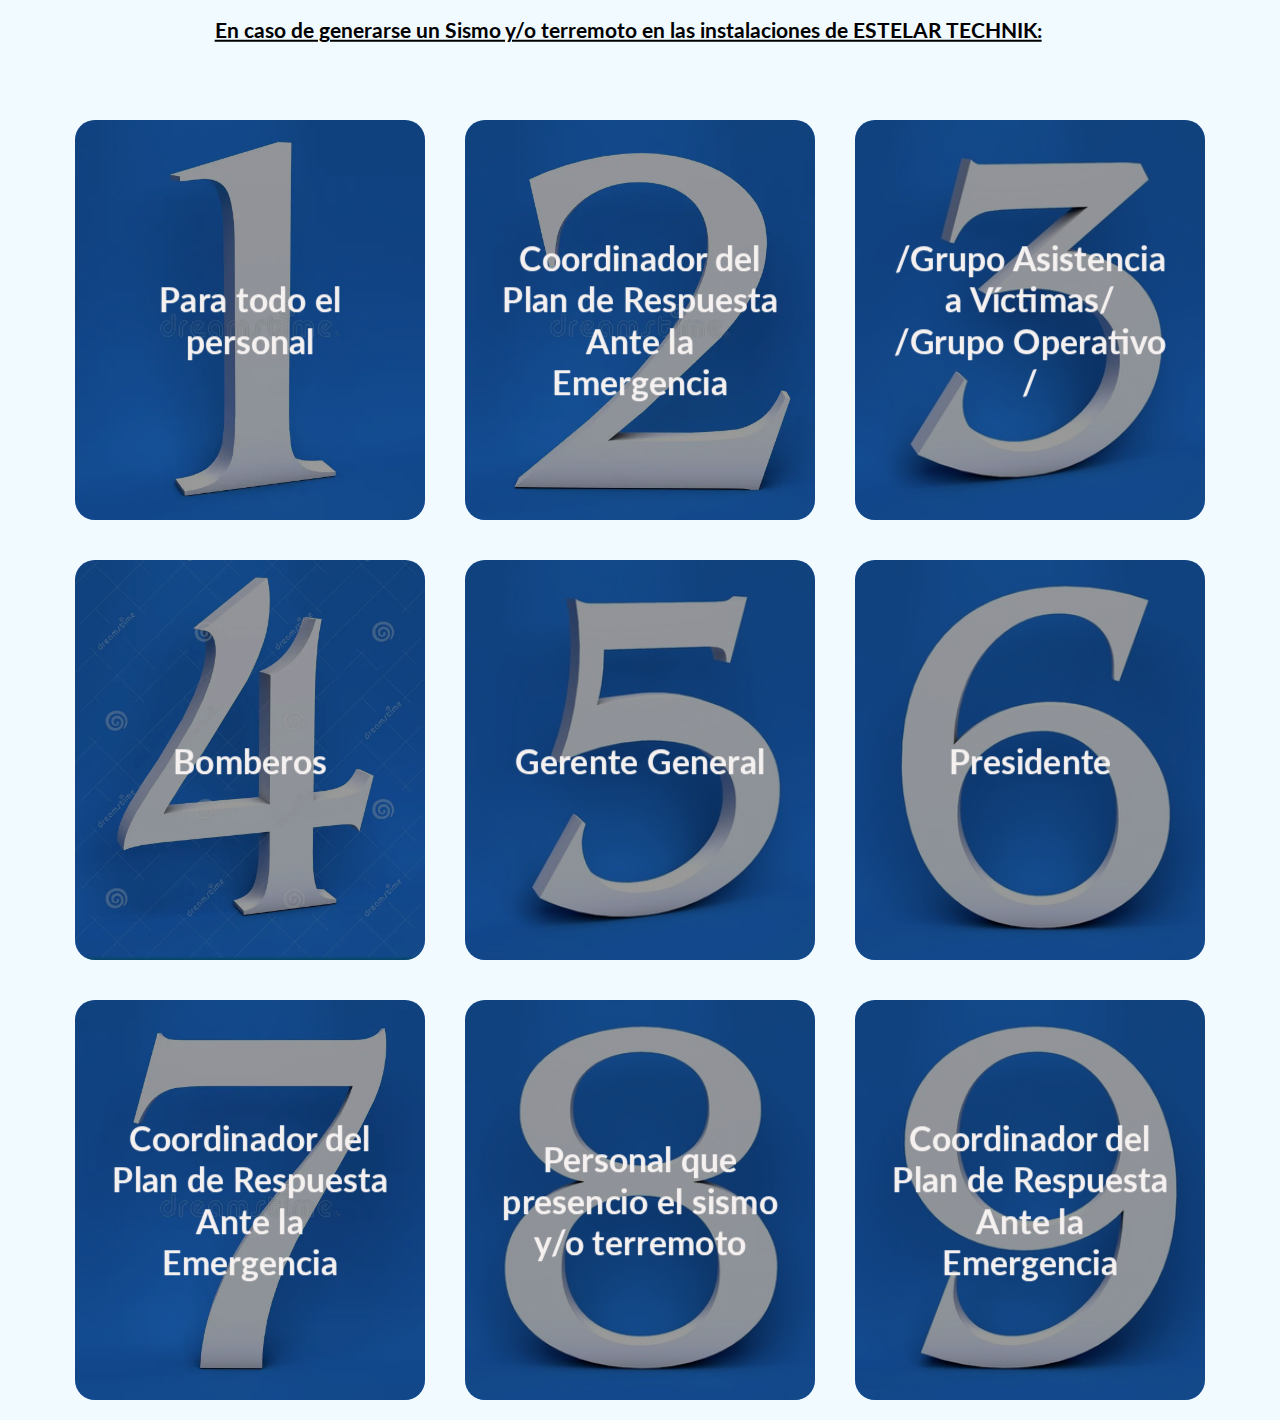
<file: tarjeta7.html>
<!DOCTYPE html>
<html lang="en">
<head>
    <meta charset="UTF-8">
    <meta http-equiv="X-UA-Compatible" content="IE=edge">
    <meta name="viewport" content="width=device-width, initial-scale=1.0">
    <title>Tarjetas de Acción</title>

    <link rel="stylesheet" href="estilos7.css">
</head>
<body>
    <h2 style="text-align: justify;"><U>En caso de generarse un Sismo y/o terremoto en las instalaciones de ESTELAR TECHNIK:</U></h2>
    <main>
        <div class="container__card">
            <div class="card__father">
                <div class="card">
                    <div class="card__front" style="background-image: url(images/1.1.webp);">
                        <div class="bg"></div>
                        <div class="body__card_front">
                            <h1>Para todo el personal</h1>
                        </div>
                    </div>
                    <div class="card__back">
                        <div class="body__card_back">
                            <h1><u>Tarjeta de Acción</u></h1>
                            <ol>
                            <li style="text-align: justify;">Mantenga la calma. Evita correr.</li><hr>
                            <li style="text-align: justify;">Aléjate de ventanas, estanterías, lámparas y otros objetos que puedan caer.</li><hr>
                            <li style="text-align: justify;">Si hay una mesa o escritorio cerca, cúbrete debajo de él y sujétate.</li><hr>
                            <li style="text-align: justify;">Si no hay, cúbrete la cabeza y la cara con los brazos.</li><hr>
                            <li style="text-align: justify;">Espera a que termine el sismo y/o terremoto.</li><hr>
                            <li style="text-align: justify;">Si hay fuego, usa un extintor para apagarlo.</li><hr>
                            <li style="text-align: justify;">Espera el llamado al desalojo de las instalaciones.</li><hr>
                        </ol>
                        </div>
                    </div>
                </div>
            </div>

            <div class="card__father">
                <div class="card">
                    <div class="card__front" style="background-image: url(images/2.webp);">
                        <div class="bg"></div>
                        <div class="body__card_front">
                            <h1>Coordinador del Plan de Respuesta Ante la Emergencia</h1>
                        </div>
                    </div>
                    <div class="card__back">
                        <div class="body__card_back">
                            <h1><u>Tarjeta de Acción</u></h1>
                            <ol> 
                            <li><p style="text-align: justify;">Activa el Plan de Respuesta Ante la Emergencia.</p></li>
                            <li><p style="text-align: justify;">Notifica a los Bomberos.</p></li>
                            <li><p style="text-align: justify;">Notifica al Grupo de Asistencia a Víctimas y al Grupo Operativo para iniciar el proceso de desalojo de las instalaciones.</p></li>
                        </ol>
                        </div>
                    </div>
                </div>
            </div>

            <div class="card__father">
                <div class="card">
                    <div class="card__front" style="background-image: url(images/3.jpg);">
                        <div class="bg"></div>
                        <div class="body__card_front">
                            <h1>/Grupo Asistencia a Víctimas/ /Grupo Operativo /</h1>
                        </div>
                    </div>
                    <div class="card__back">
                        <div class="body__card_back">
                            <h1><u>Tarjeta de Acción</u></h1>
                            <ol>
                            <li style="text-align: justify;">El líder del Grupo de asistencia a víctimas va a dirigir el desalojo del personal a través de la ruta más segura.</li><hr>
                            <li style="text-align: justify;">Los brigadistas guiarán a las personas con el apoyo del Grupo Operativo a través de la ruta trazada, asegurándose de que ningún trabajador se separe del grupo.</li><hr>
                            <li style="text-align: justify;">El líder del Grupo de asistencia a víctimas se ubicará en la zona final, donde recibirá a los trabajadores y coordinará la atención médica.</li><hr>
                        </ol>
                        </div>
                    </div>
                </div>
            </div>

            <div class="card__father">
                <div class="card">
                    <div class="card__front" style="background-image: url(images/4.jpg);">
                        <div class="bg"></div>
                        <div class="body__card_front">
                            <h1>Bomberos</h1>
                        </div>
                    </div>
                    <div class="card__back">
                        <div class="body__card_back">
                            <h1><u>Tarjeta de Acción</u></h1>
                            <ol>
                            <p><li style="text-align: justify;">Luego de tener el control del lugar, proceden a ubicar al gerente general para realizar las inspecciones del área afectada.</li></p>
                        </ol>
                        </div>
                    </div>
                </div>
            </div>

            <div class="card__father">
                <div class="card">
                    <div class="card__front" style="background-image: url(images/5.jpg);">
                        <div class="bg"></div>
                        <div class="body__card_front">
                            <h1>Gerente General</h1>
                        </div>
                    </div>
                    <div class="card__back">
                        <div class="body__card_back">
                            <h1><u>Tarjeta de Acción</u></h1>
                            <ol>
                            <p><li style="text-align: justify;">Comunicará al presidente sobre el desarrollo de la emergencia y los daños causados por el Sismo y/o Terremoto.</li></p>
                        </ol>
                        </div>
                    </div>
                </div>
            </div>

            <div class="card__father">
                <div class="card">
                    <div class="card__front" style="background-image: url(images/6.jpg);">
                        <div class="bg"></div>
                        <div class="body__card_front">
                            <h1>Presidente</h1>
                        </div>
                    </div>
                    <div class="card__back">
                        <div class="body__card_back">
                            <h1><u>Tarjeta de Acción</u></h1>
                            <ol>
                            <p><li style="text-align: justify;">Recibe la información.</li></p>
                            <p><li style="text-align: justify;">Evaluará la situación. Para definir los recursos necesarios y autorizar el reinicio de las actividades </li></p>
                        </ol>
                        </div>
                    </div>
                </div>
            </div>

            <div class="card__father">
                <div class="card">
                    <div class="card__front" style="background-image: url(images/7.webp);">
                        <div class="bg"></div>
                        <div class="body__card_front">
                            <h1>Coordinador del Plan de Respuesta Ante la Emergencia</h1>
                        </div>
                    </div>
                    <div class="card__back">
                        <div class="body__card_back">
                            <h1><u>Tarjeta de Acción</u></h1>
                            <ol>
                            <p><li style="text-align: justify;">Solicitará el Reporte Obligatorio de Incidencias a las personas que presenciaron la incidencia.</li></p>
                        </ol>
                        </div>
                    </div>
                </div>
            </div>

            <div class="card__father">
                <div class="card">
                    <div class="card__front" style="background-image: url(images/8.jpg);">
                        <div class="bg"></div>
                        <div class="body__card_front">
                            <h1>Personal que presencio el sismo y/o terremoto</h1>
                        </div>
                    </div>
                    <div class="card__back">
                        <div class="body__card_back">
                            <h1><u>Tarjeta de Acción</u></h1>
                            <ol>
                            <p><li style="text-align: justify;">Realiza el Reporte Obligatorio de Incidencias a través de las vías establecidas para el reporte de SMS.</li></p>
                        </ol>
                        </div>
                    </div>
                </div>
            </div>
            <div class="card__father">
                <div class="card">
                    <div class="card__front" style="background-image: url(images/9.jpg);">
                        <div class="bg"></div>
                        <div class="body__card_front">
                            <h1>Coordinador del Plan de Respuesta Ante la Emergencia</h1>
                        </div>
                    </div>
                    <div class="card__back">
                        <div class="body__card_back">
                            <h1><u>Tarjeta de Acción</u></h1>
                            <ol>
                            <p><li style="text-align: justify;">Recibe la información y registra en la base de datos de incidencias para la toma de decisión en cuanto a las acciones correctivas de prevención.</li></p>
                        </ol>
                        </div>
                    </div>
                </div>
            </div>

        </div>

    </main>
    
</body>
</html>
</file>
<file: estilos.css>
@import url("https://fonts.googleapis.com/css?family=Montserrat&display=swap");
* {
  margin: 0;
  padding: 0;
  box-sizing: border-box;
  font-family: "Montserrat", sans-serif;
}
/*Cards*/
.container-card {
  width: 100%;
  display: flex;
  max-width: 1100px;
  margin: auto;
}
.title-cards {
  width: 100%;
  max-width: 1080px;
  margin: auto;
  padding: 20px;
  margin-top: 20px;
  text-align: center;
  color: #7a7a7a;
}
.card {
  width: 100%;
  margin: 20px;
  border-radius: 6px;
  overflow: hidden;
  background: #fff;
  box-shadow: 0px 1px 10px rgba(0, 0, 0, 0.2);
  transition: all 400ms ease-out;
  cursor: default;
}
.card:hover {
  box-shadow: 5px 5px 20px rgba(0, 0, 0, 0.4);
  transform: translateY(-3%);
}
.card img {
  width: 100%;
  height: 210px;
}
.card .contenido-card {
  padding: 15px;
  text-align: center;
}
.card .contenido-card h3 {
  margin-bottom: 15px;
  color: #7a7a7a;
}
.card .contenido-card p {
  line-height: 1.8;
  color: #6a6a6a;
  font-size: 14px;
  margin-bottom: 5px;
}
.card .contenido-card a {
  display: inline-block;
  padding: 10px;
  margin-top: 10px;
  text-decoration: none;
  color: #2fb4cc;
  border: 1px solid #2fb4cc;
  border-radius: 4px;
  transition: all 400ms ease;
  margin-bottom: 5px;
}
.card .contenido-card a:hover {
  background: #2fb4cc;
  color: #fff;
}
@media only screen and (min-width: 320px) and (max-width: 768px) {
  .container-card {
    flex-wrap: wrap;
  }
  .card {
    margin: 15px;
  }
}
</file>
<file: estilos1.css>
@import url('https://fonts.googleapis.com/css2?family=Lato:ital,wght@0,100;0,300;0,400;0,700;0,900;1,100;1,300;1,400;1,700;1,900&display=swap');

*{
    margin: 0;
    padding: 0;
    box-sizing: border-box;
    font-family: 'Lato', sans-serif;
}

body{
    background: #F1FAFF;
}

h2{
    color: rgb(red, green, blue);
    font-size: 1.3em;
    text-align: center;
    position: absolute;
    top: 2%;
    left: 20%;
    transform: TranslateX(-5%) translateY(-5%);
}

.container__card{
    max-width: 1200px;
    margin: auto;
    margin-top: 100px;
    perspective: 1000px;
    display: flex;
    justify-content: center;
    flex-wrap: wrap;
}

.card__father{
    margin: 20px;
    perspective: 1000px;
}

.card__father:hover .card{
    transform: rotateY(180deg);
}


.card{
    width: 350px;
    height: 400px;
    position: relative;
    transform-style: preserve-3d;
    transition: all 600ms;
}

.card__front{
    background-size: cover;
    background-position: center;
}


.card__front,
.card__back{
    width: 100%;
    height: 100%;
    position: absolute;
    top: 0;
    left: 0;
    backface-visibility: hidden;
    transform-style: preserve-3d;
    border-radius: 20px;
}

.card__back{
    transform: rotateY(180deg);
    background: white;
}

.body__card_front{
    width: 100%;
    height: 100%;
    text-align: center;
    padding: 40px;
    display: flex;
    justify-content: center;
    align-items: center;
    color: #f5f1f0;
    transform: translateZ(60px);
}

.bg{
    width: 100%;
    height: 100%;
    position: absolute;
    top: 0;
    left: 0;
    background: rgba(0,0,0,0.4);
    border-radius: 20px;
}

.body__card_back{
    padding: 40px;
    text-align: center;
    transform: translateZ(60px);
}

.body__card_back p{
    margin-top: 30px;
    font-size: 18px;
}

.body__card_back input{
    padding: 10px 40px;
    margin-top: 30px;
    font-size: 16px;
    cursor: pointer;
    border: none;
    color: white;
    background: #58B0F6;
    box-shadow: 1px 1px 30px -5px #58B0F6;
    border-radius: 10px;
    transition: box-shadow 600ms;
}

.body__card_back input:hover{
    box-shadow: 1px 1px 30px 0px #449de6;
}
</file>
<file: estilos2.css>
@import url('https://fonts.googleapis.com/css2?family=Lato:ital,wght@0,100;0,300;0,400;0,700;0,900;1,100;1,300;1,400;1,700;1,900&display=swap');

*{
    margin: 0;
    padding: 0;
    box-sizing: border-box;
    font-family: 'Lato', sans-serif;
}

body{
    background: #F1FAFF;
}

h2{
    color: rgb(red, green, blue);
    font-size: 1.3em;
    text-align: center;
    position: absolute;
    top: 2%;
    left: 20%;
    transform: TranslateX(-5%) translateY(-5%);
}

.container__card{
    max-width: 1200px;
    margin: auto;
    margin-top: 100px;
    perspective: 1000px;
    display: flex;
    justify-content: center;
    flex-wrap: wrap;
}

.card__father{
    margin: 20px;
    perspective: 1000px;
}

.card__father:hover .card{
    transform: rotateY(180deg);
}


.card{
    width: 350px;
    height: 400px;
    position: relative;
    transform-style: preserve-3d;
    transition: all 600ms;
}

.card__front{
    background-size: cover;
    background-position: center;
}


.card__front,
.card__back{
    width: 100%;
    height: 100%;
    position: absolute;
    top: 0;
    left: 0;
    backface-visibility: hidden;
    transform-style: preserve-3d;
    border-radius: 20px;
}

.card__back{
    transform: rotateY(180deg);
    background: white;
}

.body__card_front{
    width: 100%;
    height: 100%;
    text-align: center;
    padding: 40px;
    display: flex;
    justify-content: center;
    align-items: center;
    color: #f5f1f0;
    transform: translateZ(60px);
}

.bg{
    width: 100%;
    height: 100%;
    position: absolute;
    top: 0;
    left: 0;
    background: rgba(0,0,0,0.4);
    border-radius: 20px;
}

.body__card_back{
    padding: 40px;
    text-align: center;
    transform: translateZ(60px);
}

.body__card_back p{
    margin-top: 30px;
    font-size: 18px;
}

.body__card_back input{
    padding: 10px 40px;
    margin-top: 30px;
    font-size: 16px;
    cursor: pointer;
    border: none;
    color: white;
    background: #58B0F6;
    box-shadow: 1px 1px 30px -5px #58B0F6;
    border-radius: 10px;
    transition: box-shadow 600ms;
}

.body__card_back input:hover{
    box-shadow: 1px 1px 30px 0px #449de6;
}
</file>
<file: estilos3.css>
@import url('https://fonts.googleapis.com/css2?family=Lato:ital,wght@0,100;0,300;0,400;0,700;0,900;1,100;1,300;1,400;1,700;1,900&display=swap');

*{
    margin: 0;
    padding: 0;
    box-sizing: border-box;
    font-family: 'Lato', sans-serif;
}

body{
    background: #F1FAFF;
}

h2{
    color: rgb(red, green, blue);
    font-size: 1.3em;
    text-align: center;
    position: absolute;
    top: 2%;
    left: 20%;
    transform: TranslateX(-5%) translateY(-5%);
}

.container__card{
    max-width: 1200px;
    margin: auto;
    margin-top: 100px;
    perspective: 1000px;
    display: flex;
    justify-content: center;
    flex-wrap: wrap;
}

.card__father{
    margin: 20px;
    perspective: 1000px;
}

.card__father:hover .card{
    transform: rotateY(180deg);
}


.card{
    width: 350px;
    height: 400px;
    position: relative;
    transform-style: preserve-3d;
    transition: all 600ms;
}

.card__front{
    background-size: cover;
    background-position: center;
}


.card__front,
.card__back{
    width: 100%;
    height: 100%;
    position: absolute;
    top: 0;
    left: 0;
    backface-visibility: hidden;
    transform-style: preserve-3d;
    border-radius: 20px;
}

.card__back{
    transform: rotateY(180deg);
    background: white;
}

.body__card_front{
    width: 100%;
    height: 100%;
    text-align: center;
    padding: 40px;
    display: flex;
    justify-content: center;
    align-items: center;
    color: #f5f1f0;
    transform: translateZ(60px);
}

.bg{
    width: 100%;
    height: 100%;
    position: absolute;
    top: 0;
    left: 0;
    background: rgba(0,0,0,0.4);
    border-radius: 20px;
}

.body__card_back{
    padding: 40px;
    text-align: center;
    transform: translateZ(60px);
}

.body__card_back p{
    margin-top: 30px;
    font-size: 18px;
}

.body__card_back input{
    padding: 10px 40px;
    margin-top: 30px;
    font-size: 16px;
    cursor: pointer;
    border: none;
    color: white;
    background: #58B0F6;
    box-shadow: 1px 1px 30px -5px #58B0F6;
    border-radius: 10px;
    transition: box-shadow 600ms;
}

.body__card_back input:hover{
    box-shadow: 1px 1px 30px 0px #449de6;
}
</file>
<file: estilos4.css>
@import url('https://fonts.googleapis.com/css2?family=Lato:ital,wght@0,100;0,300;0,400;0,700;0,900;1,100;1,300;1,400;1,700;1,900&display=swap');

*{
    margin: 0;
    padding: 0;
    box-sizing: border-box;
    font-family: 'Lato', sans-serif;
}

body{
    background: #F1FAFF;
}

h2{
    color: rgb(red, green, blue);
    font-size: 1.3em;
    text-align: center;
    position: absolute;
    top: 2%;
    left: 20%;
    transform: TranslateX(-5%) translateY(-5%);
}

.container__card{
    max-width: 1200px;
    margin: auto;
    margin-top: 100px;
    perspective: 1000px;
    display: flex;
    justify-content: center;
    flex-wrap: wrap;
}

.card__father{
    margin: 20px;
    perspective: 1000px;
}

.card__father:hover .card{
    transform: rotateY(180deg);
}


.card{
    width: 350px;
    height: 400px;
    position: relative;
    transform-style: preserve-3d;
    transition: all 600ms;
}

.card__front{
    background-size: cover;
    background-position: center;
}


.card__front,
.card__back{
    width: 100%;
    height: 100%;
    position: absolute;
    top: 0;
    left: 0;
    backface-visibility: hidden;
    transform-style: preserve-3d;
    border-radius: 20px;
}

.card__back{
    transform: rotateY(180deg);
    background: white;
}

.body__card_front{
    width: 100%;
    height: 100%;
    text-align: center;
    padding: 40px;
    display: flex;
    justify-content: center;
    align-items: center;
    color: #f5f1f0;
    transform: translateZ(60px);
}

.bg{
    width: 100%;
    height: 100%;
    position: absolute;
    top: 0;
    left: 0;
    background: rgba(0,0,0,0.4);
    border-radius: 20px;
}

.body__card_back{
    padding: 40px;
    text-align: center;
    transform: translateZ(60px);
}

.body__card_back p{
    margin-top: 30px;
    font-size: 18px;
}

.body__card_back input{
    padding: 10px 40px;
    margin-top: 30px;
    font-size: 16px;
    cursor: pointer;
    border: none;
    color: white;
    background: #58B0F6;
    box-shadow: 1px 1px 30px -5px #58B0F6;
    border-radius: 10px;
    transition: box-shadow 600ms;
}

.body__card_back input:hover{
    box-shadow: 1px 1px 30px 0px #449de6;
}
</file>
<file: estilos5.css>
@import url('https://fonts.googleapis.com/css2?family=Lato:ital,wght@0,100;0,300;0,400;0,700;0,900;1,100;1,300;1,400;1,700;1,900&display=swap');

*{
    margin: 0;
    padding: 0;
    box-sizing: border-box;
    font-family: 'Lato', sans-serif;
}

body{
    background: #F1FAFF;
}

h2{
    color: rgb(red, green, blue);
    font-size: 1.3em;
    text-align: center;
    position: absolute;
    top: 2%;
    left: 20%;
    transform: TranslateX(-5%) translateY(-5%);
}

.container__card{
    max-width: 1200px;
    margin: auto;
    margin-top: 100px;
    perspective: 1000px;
    display: flex;
    justify-content: center;
    flex-wrap: wrap;
}

.card__father{
    margin: 20px;
    perspective: 1000px;
}

.card__father:hover .card{
    transform: rotateY(180deg);
}


.card{
    width: 350px;
    height: 400px;
    position: relative;
    transform-style: preserve-3d;
    transition: all 600ms;
}

.card__front{
    background-size: cover;
    background-position: center;
}


.card__front,
.card__back{
    width: 100%;
    height: 100%;
    position: absolute;
    top: 0;
    left: 0;
    backface-visibility: hidden;
    transform-style: preserve-3d;
    border-radius: 20px;
}

.card__back{
    transform: rotateY(180deg);
    background: white;
}

.body__card_front{
    width: 100%;
    height: 100%;
    text-align: center;
    padding: 40px;
    display: flex;
    justify-content: center;
    align-items: center;
    color: #f5f1f0;
    transform: translateZ(60px);
}

.bg{
    width: 100%;
    height: 100%;
    position: absolute;
    top: 0;
    left: 0;
    background: rgba(0,0,0,0.4);
    border-radius: 20px;
}

.body__card_back{
    padding: 40px;
    text-align: center;
    transform: translateZ(60px);
}

.body__card_back p{
    margin-top: 30px;
    font-size: 18px;
}

.body__card_back input{
    padding: 10px 40px;
    margin-top: 30px;
    font-size: 16px;
    cursor: pointer;
    border: none;
    color: white;
    background: #58B0F6;
    box-shadow: 1px 1px 30px -5px #58B0F6;
    border-radius: 10px;
    transition: box-shadow 600ms;
}

.body__card_back input:hover{
    box-shadow: 1px 1px 30px 0px #449de6;
}
</file>
<file: estilos7.css>
@import url('https://fonts.googleapis.com/css2?family=Lato:ital,wght@0,100;0,300;0,400;0,700;0,900;1,100;1,300;1,400;1,700;1,900&display=swap');

*{
    margin: 0;
    padding: 0;
    box-sizing: border-box;
    font-family: 'Lato', sans-serif;
}

body{
    background: #F1FAFF;
}

h2{
    color: rgb(red, green, blue);
    font-size: 1.3em;
    text-align: center;
    position: absolute;
    top: 2%;
    left: 20%;
    transform: TranslateX(-5%) translateY(-5%);
}

.container__card{
    max-width: 1200px;
    margin: auto;
    margin-top: 100px;
    perspective: 1000px;
    display: flex;
    justify-content: center;
    flex-wrap: wrap;
}

.card__father{
    margin: 20px;
    perspective: 1000px;
}

.card__father:hover .card{
    transform: rotateY(180deg);
}


.card{
    width: 350px;
    height: 400px;
    position: relative;
    transform-style: preserve-3d;
    transition: all 600ms;
}

.card__front{
    background-size: cover;
    background-position: center;
}


.card__front,
.card__back{
    width: 100%;
    height: 100%;
    position: absolute;
    top: 0;
    left: 0;
    backface-visibility: hidden;
    transform-style: preserve-3d;
    border-radius: 20px;
}

.card__back{
    transform: rotateY(180deg);
    background: white;
}

.body__card_front{
    width: 100%;
    height: 100%;
    text-align: center;
    padding: 40px;
    display: flex;
    justify-content: center;
    align-items: center;
    color: #f5f1f0;
    transform: translateZ(60px);
}

.bg{
    width: 100%;
    height: 100%;
    position: absolute;
    top: 0;
    left: 0;
    background: rgba(0,0,0,0.4);
    border-radius: 20px;
}

.body__card_back{
    padding: 40px;
    text-align: center;
    transform: translateZ(60px);
}

.body__card_back p{
    margin-top: 30px;
    font-size: 18px;
}

.body__card_back input{
    padding: 10px 40px;
    margin-top: 30px;
    font-size: 16px;
    cursor: pointer;
    border: none;
    color: white;
    background: #58B0F6;
    box-shadow: 1px 1px 30px -5px #58B0F6;
    border-radius: 10px;
    transition: box-shadow 600ms;
}

.body__card_back input:hover{
    box-shadow: 1px 1px 30px 0px #449de6;
}
</file>
